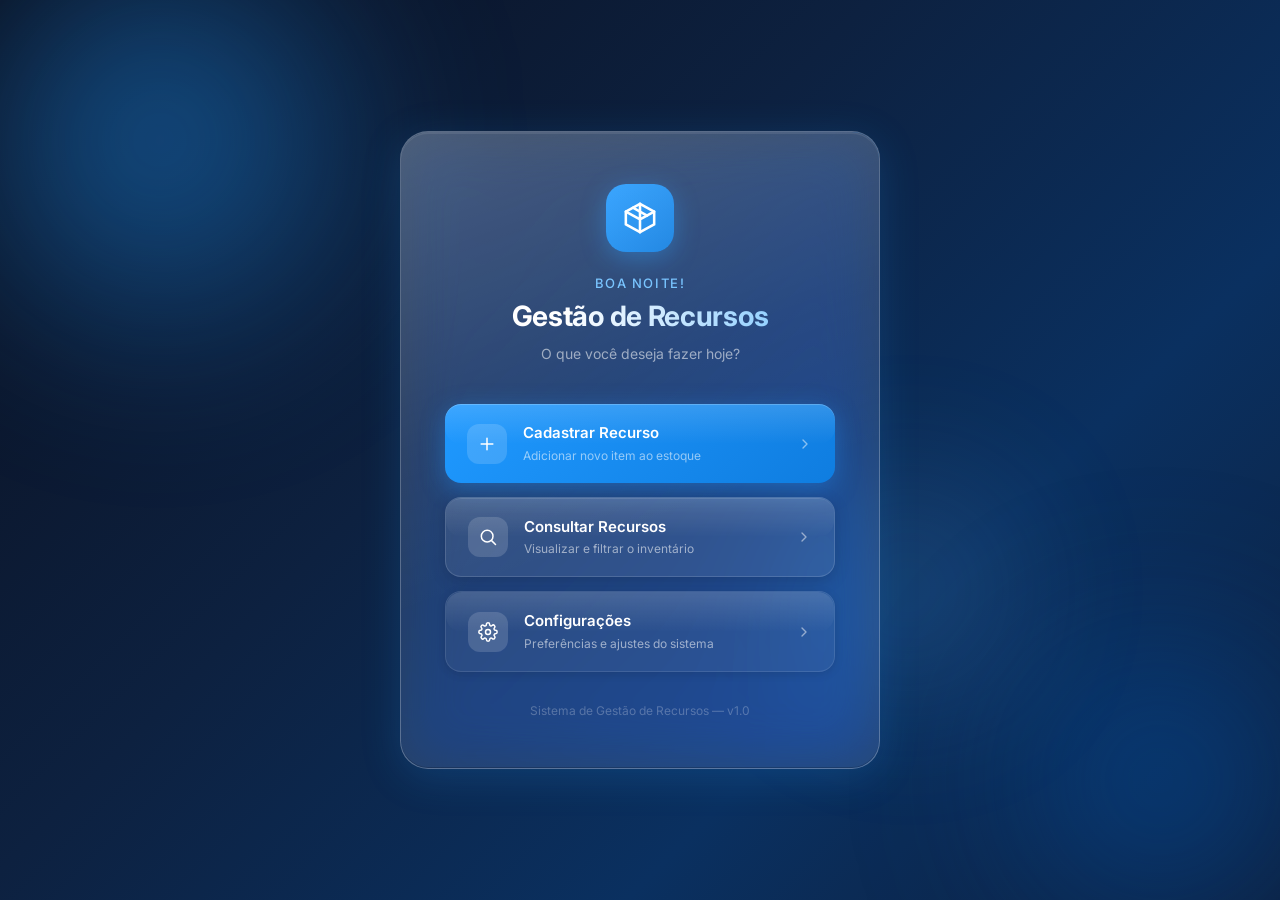
<file: index.html>
<!DOCTYPE html>
<html lang="pt-BR">

<head>
  <meta charset="UTF-8" />
  <meta name="viewport" content="width=device-width, initial-scale=1.0" />
  <title>Gestão de Recursos</title>
  <link rel="stylesheet" href="assets/css/main.css" />
</head>

<body class="home">

  <!-- Orbs de fundo -->
  <div class="bg-orb bg-orb--1"></div>
  <div class="bg-orb bg-orb--2"></div>
  <div class="bg-orb bg-orb--3"></div>

  <!-- Card principal -->
  <div class="card">
    <div class="card__header">
      <div class="logo-icon">
        <svg viewBox="0 0 24 24">
          <path d="M2 7.5 12 2l10 5.5v9L12 22 2 16.5v-9Z" />
          <path d="M12 2v20M2 7.5l10 5.5 10-5.5" />
          <path d="M7 4.75 17 10.25" />
        </svg>
      </div>
      <p class="card__greeting" data-greeting>Bem-vindo</p>
      <h1 class="card__title text-gradient">Gestão de Recursos</h1>
      <p class="card__subtitle">O que você deseja fazer hoje?</p>
    </div>

    <div class="btn-grid">
      <button class="btn btn--primary" data-route="cadastrar">
        <span class="btn__icon">
          <svg viewBox="0 0 24 24">
            <path d="M12 5v14M5 12h14" />
          </svg>
        </span>
        <span class="btn__text">
          <span class="btn__label">Cadastrar Recurso</span>
          <span class="btn__desc">Adicionar novo item ao estoque</span>
        </span>
        <svg class="btn__arrow" width="16" height="16" viewBox="0 0 24 24" fill="none" stroke="#fff" stroke-width="2"
          stroke-linecap="round" stroke-linejoin="round">
          <path d="M9 18l6-6-6-6" />
        </svg>
      </button>

      <button class="btn btn--secondary" data-route="consultar">
        <span class="btn__icon">
          <svg viewBox="0 0 24 24">
            <circle cx="11" cy="11" r="7" />
            <path d="M21 21l-4.35-4.35" />
          </svg>
        </span>
        <span class="btn__text">
          <span class="btn__label">Consultar Recursos</span>
          <span class="btn__desc">Visualizar e filtrar o inventário</span>
        </span>
        <svg class="btn__arrow" width="16" height="16" viewBox="0 0 24 24" fill="none" stroke="#fff" stroke-width="2"
          stroke-linecap="round" stroke-linejoin="round">
          <path d="M9 18l6-6-6-6" />
        </svg>
      </button>

      <button class="btn btn--ghost" data-route="configuracoes">
        <span class="btn__icon">
          <svg viewBox="0 0 24 24">
            <circle cx="12" cy="12" r="3" />
            <path
              d="M19.4 15a1.65 1.65 0 0 0 .33 1.82l.06.06a2 2 0 0 1-2.83 2.83l-.06-.06a1.65 1.65 0 0 0-1.82-.33 1.65 1.65 0 0 0-1 1.51V21a2 2 0 0 1-4 0v-.09A1.65 1.65 0 0 0 9 19.4a1.65 1.65 0 0 0-1.82.33l-.06.06a2 2 0 0 1-2.83-2.83l.06-.06A1.65 1.65 0 0 0 4.68 15a1.65 1.65 0 0 0-1.51-1H3a2 2 0 0 1 0-4h.09A1.65 1.65 0 0 0 4.6 9a1.65 1.65 0 0 0-.33-1.82l-.06-.06a2 2 0 0 1 2.83-2.83l.06.06A1.65 1.65 0 0 0 9 4.68a1.65 1.65 0 0 0 1-1.51V3a2 2 0 0 1 4 0v.09a1.65 1.65 0 0 0 1 1.51 1.65 1.65 0 0 0 1.82-.33l.06-.06a2 2 0 0 1 2.83 2.83l-.06.06A1.65 1.65 0 0 0 19.4 9a1.65 1.65 0 0 0 1.51 1H21a2 2 0 0 1 0 4h-.09a1.65 1.65 0 0 0-1.51 1Z" />
          </svg>
        </span>
        <span class="btn__text">
          <span class="btn__label">Configurações</span>
          <span class="btn__desc">Preferências e ajustes do sistema</span>
        </span>
        <svg class="btn__arrow" width="16" height="16" viewBox="0 0 24 24" fill="none" stroke="#fff" stroke-width="2"
          stroke-linecap="round" stroke-linejoin="round">
          <path d="M9 18l6-6-6-6" />
        </svg>
      </button>
    </div>

    <div class="card__footer">
      Sistema de Gestão de Recursos &mdash; v1.0
    </div>
  </div>

  <script type="module" src="assets/js/main.js"></script>
</body>

</html>
</file>
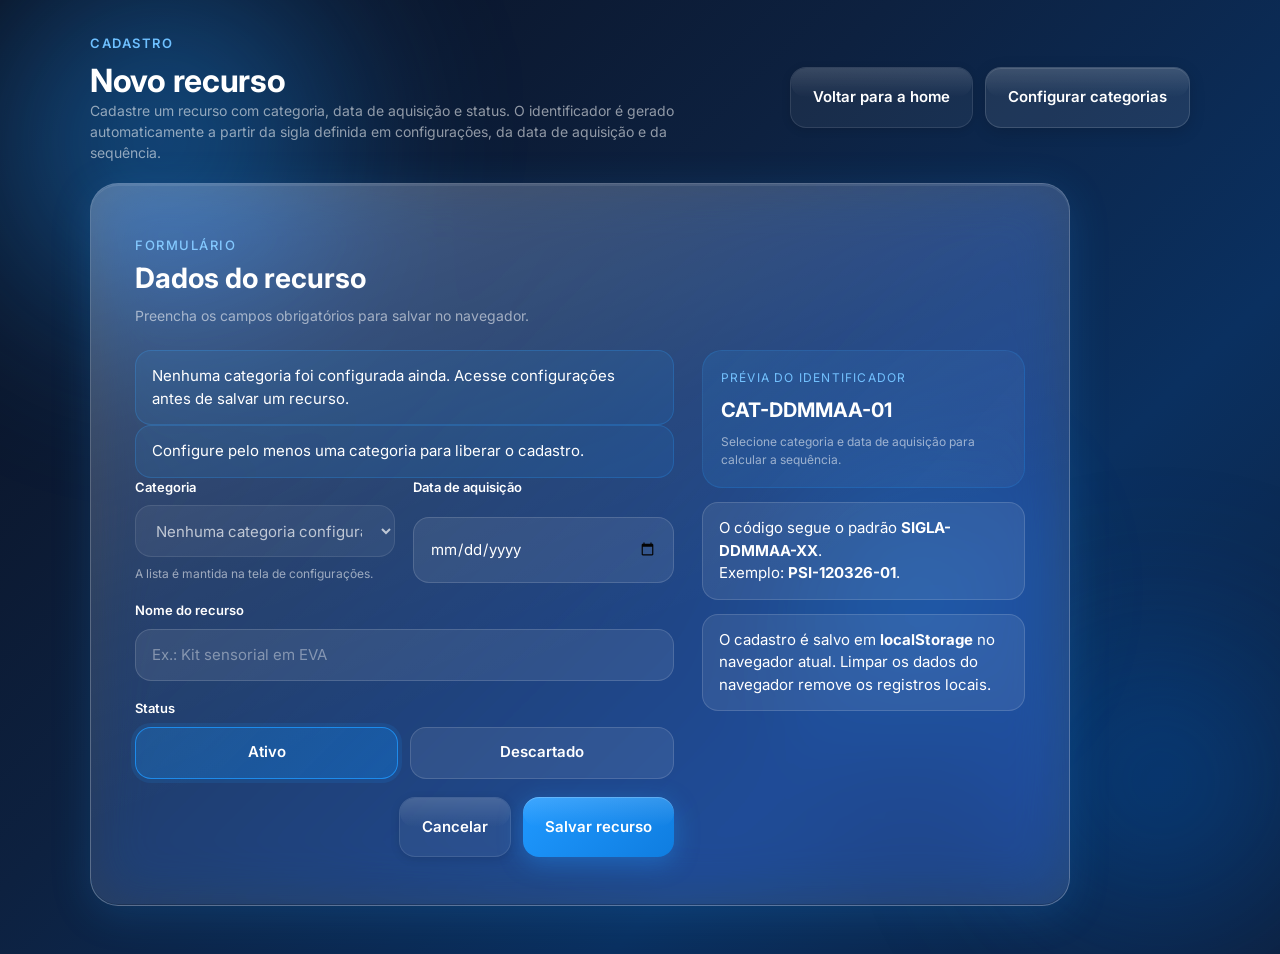
<file: pages/cadastrar.html>
<!DOCTYPE html>
<html lang="pt-BR">
<head>
  <meta charset="UTF-8" />
  <meta name="viewport" content="width=device-width, initial-scale=1.0" />
  <title>Cadastrar Recurso | Gestão de Recursos</title>
  <link rel="stylesheet" href="../assets/css/main.css" />
</head>
<body class="cadastrar-page">
  <div class="bg-orb bg-orb--1"></div>
  <div class="bg-orb bg-orb--2"></div>
  <div class="bg-orb bg-orb--3"></div>

  <main class="page-shell">
    <section class="page-head">
      <div>
        <span class="page-head__eyebrow">Cadastro</span>
        <h1 class="page-head__title text-gradient">Novo recurso</h1>
        <p class="page-head__subtitle">Cadastre um recurso com categoria, data de aquisição e status. O identificador é gerado automaticamente a partir da sigla definida em configurações, da data de aquisição e da sequência.</p>
      </div>
      <div class="page-actions">
        <button type="button" class="btn btn--ghost btn--auto" data-route="home">
          <span class="btn__label">Voltar para a home</span>
        </button>
        <button type="button" class="btn btn--secondary btn--auto" data-route="configuracoes">
          <span class="btn__label">Configurar categorias</span>
        </button>
      </div>
    </section>

    <section class="card card--wide">
      <div class="card__header">
        <p class="card__greeting">Formulário</p>
        <h2 class="card__title">Dados do recurso</h2>
        <p class="card__subtitle">Preencha os campos obrigatórios para salvar no navegador.</p>
      </div>

      <div class="cadastrar-page__content">
        <div>
          <div class="notice notice--info" data-category-warning hidden>
            Nenhuma categoria foi configurada ainda. Acesse configurações antes de salvar um recurso.
          </div>

          <div class="notice notice--info" data-form-feedback hidden></div>

          <form class="form" data-resource-form>
            <div class="form__grid">
              <div class="form__field">
                <label class="form__label" for="categoryId">Categoria</label>
                <select class="form__select" id="categoryId" name="categoryId" data-category-select required>
                  <option value="">Carregando categorias...</option>
                </select>
                <p class="form__hint">A lista é mantida na tela de configurações.</p>
              </div>

              <div class="form__field">
                <label class="form__label" for="acquisitionDate">Data de aquisição</label>
                <input class="form__control" id="acquisitionDate" name="acquisitionDate" type="date" required />
              </div>

              <div class="form__field form__field--full">
                <label class="form__label" for="name">Nome do recurso</label>
                <input class="form__control" id="name" name="name" type="text" maxlength="120" placeholder="Ex.: Kit sensorial em EVA" required />
              </div>

              <div class="form__field form__field--full">
                <span class="form__label">Status</span>
                <div class="choice-group">
                  <label class="choice-card">
                    <input class="choice-card__input" type="radio" name="status" value="ativo" checked />
                    <span class="choice-card__label">Ativo</span>
                  </label>
                  <label class="choice-card">
                    <input class="choice-card__input" type="radio" name="status" value="descartado" />
                    <span class="choice-card__label">Descartado</span>
                  </label>
                </div>
              </div>
            </div>

            <div class="form__actions">
              <button type="button" class="btn btn--ghost btn--auto" data-route="home">
                <span class="btn__label">Cancelar</span>
              </button>
              <button type="submit" class="btn btn--primary btn--auto" data-submit-resource>
                <span class="btn__label">Salvar recurso</span>
              </button>
            </div>
          </form>
        </div>

        <aside class="cadastrar-page__aside">
          <div class="identifier-preview">
            <div class="identifier-preview__label">Prévia do identificador</div>
            <div class="identifier-preview__value" data-identifier-preview>CAT-DDMMAA-01</div>
            <div class="identifier-preview__meta" data-identifier-meta>Aguardando categoria para calcular a sequência.</div>
          </div>

          <div class="notice">
            O código segue o padrão <strong>SIGLA-DDMMAA-XX</strong>.<br />
            Exemplo: <strong>PSI-120326-01</strong>.
          </div>

          <div class="notice">
            O cadastro é salvo em <strong>localStorage</strong> no navegador atual. Limpar os dados do navegador remove os registros locais.
          </div>
        </aside>
      </div>
    </section>
  </main>

  <script type="module" src="../assets/js/main.js"></script>
</body>
</html>
</file>
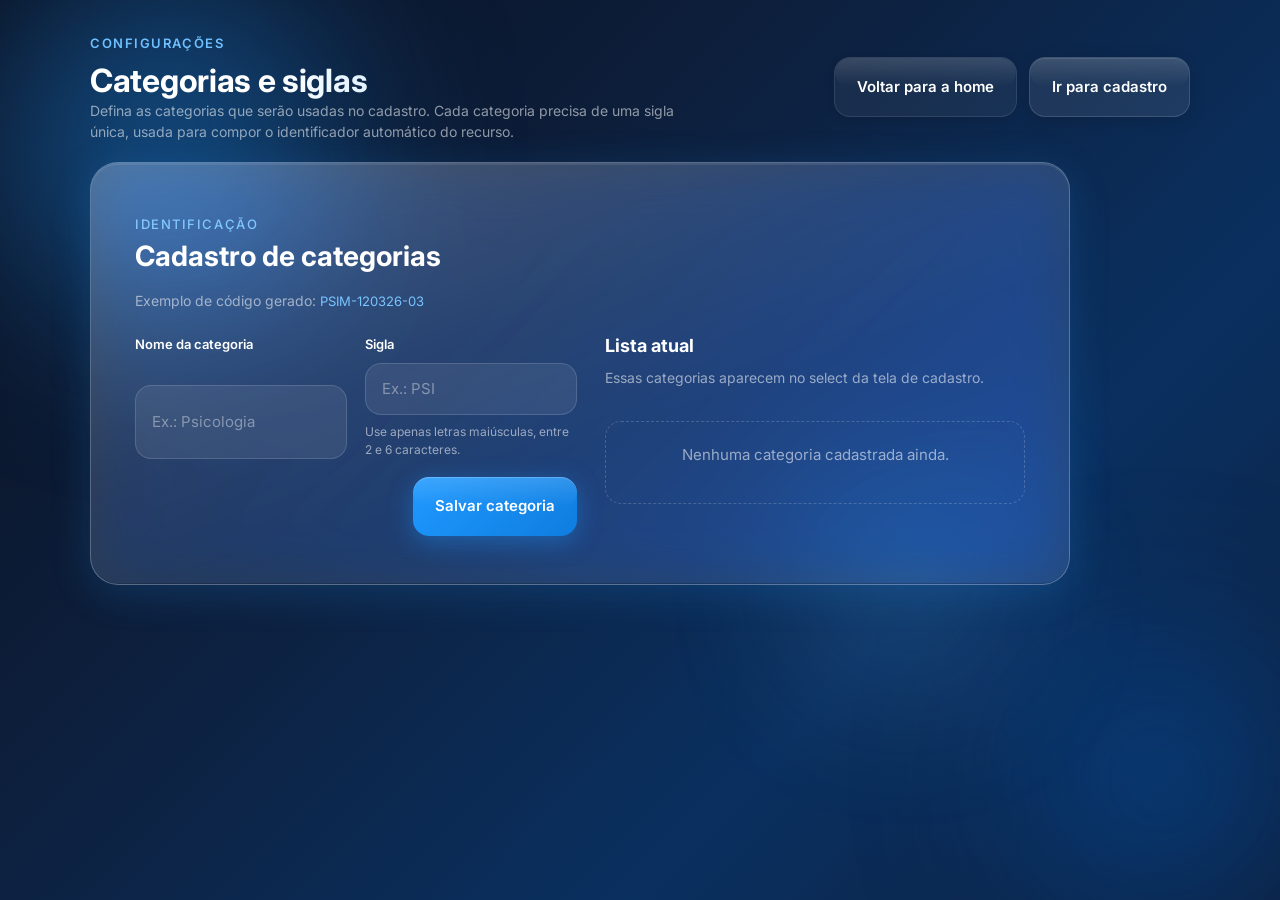
<file: pages/configuracoes.html>
<!DOCTYPE html>
<html lang="pt-BR">
<head>
  <meta charset="UTF-8" />
  <meta name="viewport" content="width=device-width, initial-scale=1.0" />
  <title>Configurações | Gestão de Recursos</title>
  <link rel="stylesheet" href="../assets/css/main.css" />
</head>
<body class="configuracoes-page">
  <div class="bg-orb bg-orb--1"></div>
  <div class="bg-orb bg-orb--2"></div>
  <div class="bg-orb bg-orb--3"></div>

  <main class="page-shell">
    <section class="page-head">
      <div>
        <span class="page-head__eyebrow">Configurações</span>
        <h1 class="page-head__title text-gradient">Categorias e siglas</h1>
        <p class="page-head__subtitle">Defina as categorias que serão usadas no cadastro. Cada categoria precisa de uma sigla única, usada para compor o identificador automático do recurso.</p>
      </div>
      <div class="page-actions">
        <button type="button" class="btn btn--ghost btn--auto" data-route="home">
          <span class="btn__label">Voltar para a home</span>
        </button>
        <button type="button" class="btn btn--secondary btn--auto" data-route="cadastrar">
          <span class="btn__label">Ir para cadastro</span>
        </button>
      </div>
    </section>

    <section class="card card--wide">
      <div class="card__header">
        <p class="card__greeting">Identificação</p>
        <h2 class="card__title">Cadastro de categorias</h2>
        <p class="card__subtitle">Exemplo de código gerado: <span class="code-example">PSIM-120326-03</span></p>
      </div>

      <div class="configuracoes-page__content">
        <div class="configuracoes-page__panel">
          <div class="notice notice--info" data-settings-feedback hidden></div>

          <form class="form" data-category-form>
            <div class="form__grid">
              <div class="form__field">
                <label class="form__label" for="categoryName">Nome da categoria</label>
                <input class="form__control" id="categoryName" type="text" maxlength="80" placeholder="Ex.: Psicologia" data-category-name required />
              </div>

              <div class="form__field">
                <label class="form__label" for="categoryCode">Sigla</label>
                <input class="form__control" id="categoryCode" type="text" maxlength="6" placeholder="Ex.: PSI" data-category-code required />
                <p class="form__hint">Use apenas letras maiúsculas, entre 2 e 6 caracteres.</p>
              </div>
            </div>

            <div class="form__actions">
              <button type="submit" class="btn btn--primary btn--auto">
                <span class="btn__label">Salvar categoria</span>
              </button>
            </div>
          </form>
        </div>

        <aside class="configuracoes-page__panel">
          <div>
            <h3>Lista atual</h3>
            <p class="card__subtitle">Essas categorias aparecem no select da tela de cadastro.</p>
          </div>

          <div class="empty-state" data-category-empty>
            Nenhuma categoria cadastrada ainda.
          </div>

          <div class="data-list" data-category-list></div>
        </aside>
      </div>
    </section>
  </main>

  <script type="module" src="../assets/js/main.js"></script>
</body>
</html>
</file>
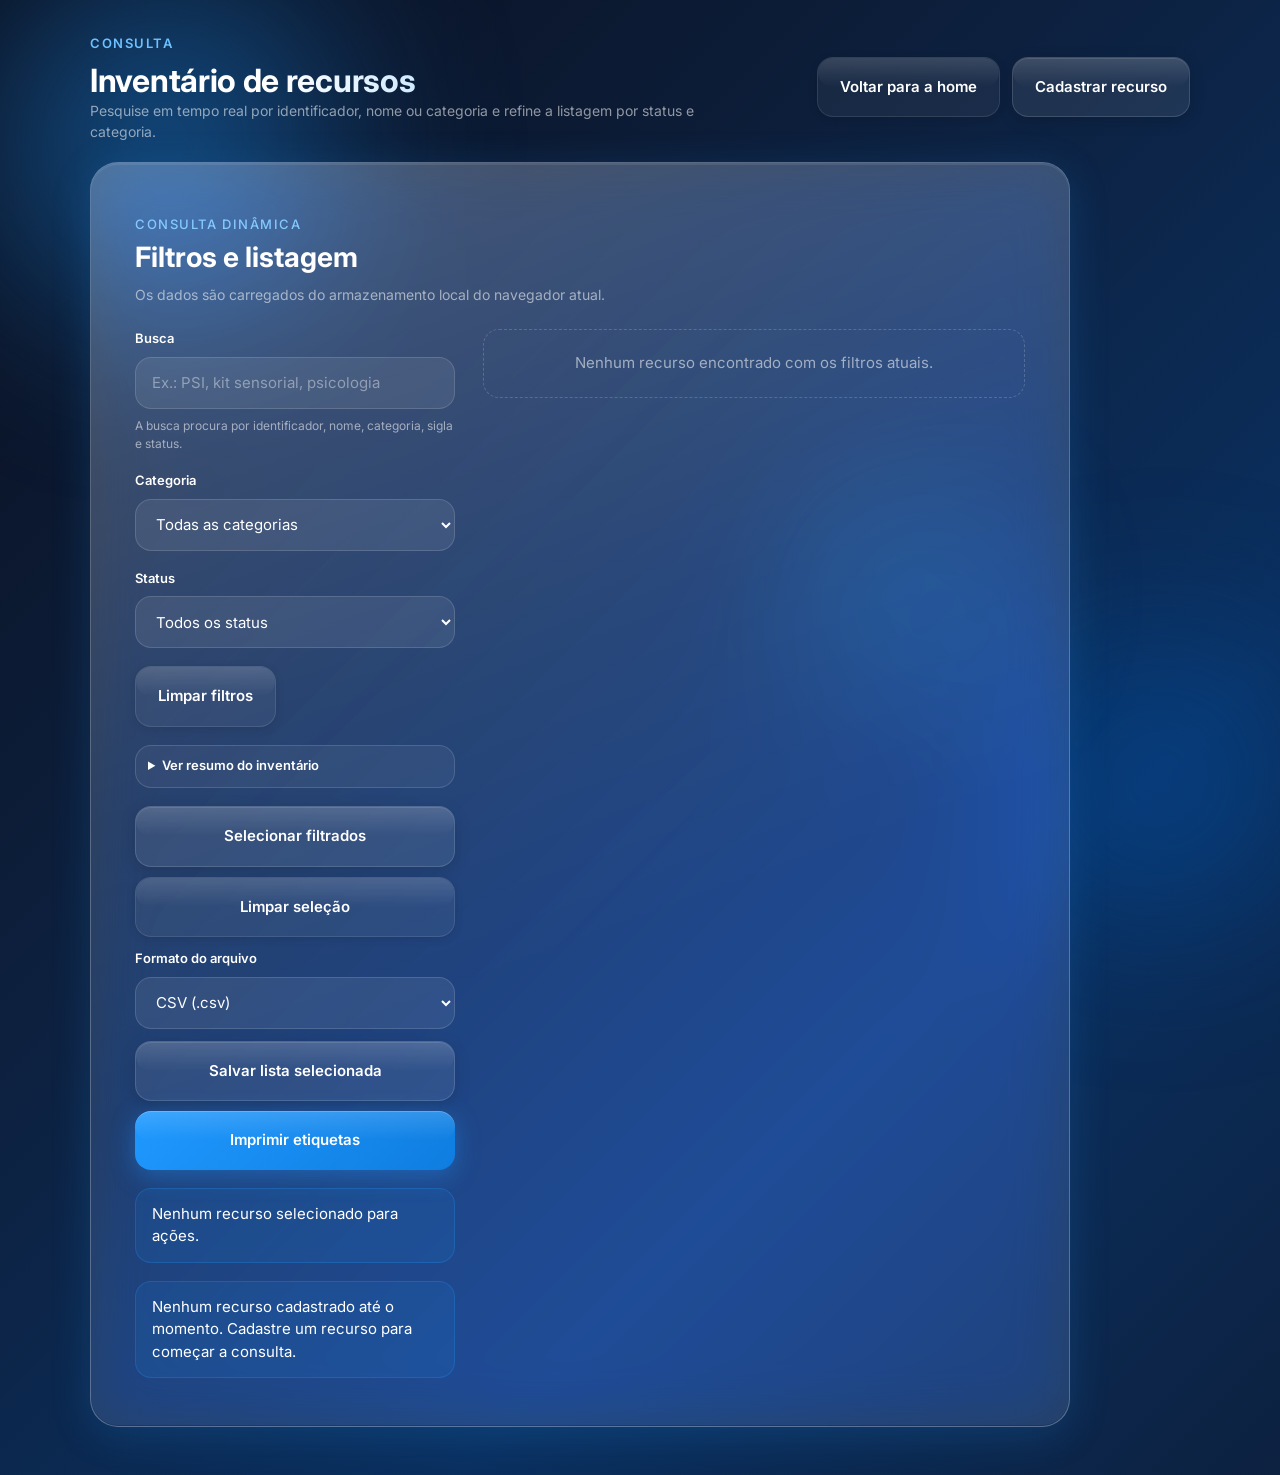
<file: pages/consultar.html>
<!DOCTYPE html>
<html lang="pt-BR">

<head>
  <meta charset="UTF-8" />
  <meta name="viewport" content="width=device-width, initial-scale=1.0" />
  <title>Consultar Recursos | Gestão de Recursos</title>
  <link rel="stylesheet" href="../assets/css/main.css" />
</head>

<body class="consultar-page">
  <div class="bg-orb bg-orb--1"></div>
  <div class="bg-orb bg-orb--2"></div>
  <div class="bg-orb bg-orb--3"></div>

  <main class="page-shell">
    <section class="page-head">
      <div>
        <span class="page-head__eyebrow">Consulta</span>
        <h1 class="page-head__title text-gradient">Inventário de recursos</h1>
        <p class="page-head__subtitle">Pesquise em tempo real por identificador, nome ou categoria e refine a listagem
          por status e categoria.</p>
      </div>
      <div class="page-actions">
        <button type="button" class="btn btn--ghost btn--auto" data-route="home">
          <span class="btn__label">Voltar para a home</span>
        </button>
        <button type="button" class="btn btn--secondary btn--auto" data-route="cadastrar">
          <span class="btn__label">Cadastrar recurso</span>
        </button>
      </div>
    </section>

    <section class="card card--wide">
      <div class="card__header consultar-page__header">
        <p class="card__greeting">Consulta dinâmica</p>
        <h2 class="card__title">Filtros e listagem</h2>
        <p class="card__subtitle">Os dados são carregados do armazenamento local do navegador atual.</p>
      </div>

      <div class="consultar-page__content">
        <aside class="consultar-page__filters">
          <form class="form" data-filter-form>
            <div class="form__field">
              <label class="form__label" for="search">Busca</label>
              <input class="form__control" id="search" name="search" type="search"
                placeholder="Ex.: PSI, kit sensorial, psicologia" data-search-input />
              <p class="form__hint">A busca procura por identificador, nome, categoria, sigla e status.</p>
            </div>

            <div class="form__field">
              <label class="form__label" for="categoryFilter">Categoria</label>
              <select class="form__select" id="categoryFilter" name="categoryId" data-category-filter>
                <option value="">Todas as categorias</option>
              </select>
            </div>

            <div class="form__field">
              <label class="form__label" for="statusFilter">Status</label>
              <select class="form__select" id="statusFilter" name="status" data-status-filter>
                <option value="">Todos os status</option>
                <option value="ativo">Ativo</option>
                <option value="descartado">Descartado</option>
              </select>
            </div>

            <div class="form__actions consultar-page__filter-actions">
              <button type="button" class="btn btn--ghost btn--auto" data-clear-filters>
                <span class="btn__label">Limpar filtros</span>
              </button>
            </div>
          </form>

          <details class="consultar-page__metrics-panel">
            <summary>Ver resumo do inventário</summary>
            <section class="consultar-page__metrics consultar-page__metrics--compact" data-metrics>
              <article class="metric-card">
                <span class="metric-card__label">Total de recursos</span>
                <strong class="metric-card__value" data-total-count>0</strong>
              </article>

              <article class="metric-card">
                <span class="metric-card__label">Ativos</span>
                <strong class="metric-card__value" data-active-count>0</strong>
              </article>

              <article class="metric-card">
                <span class="metric-card__label">Descartados</span>
                <strong class="metric-card__value" data-discarded-count>0</strong>
              </article>
            </section>
          </details>

          <div class="consultar-page__selection-actions">
            <button type="button" class="btn btn--secondary btn--auto" data-select-filtered>
              <span class="btn__label">Selecionar filtrados</span>
            </button>
            <button type="button" class="btn btn--ghost btn--auto" data-clear-selection>
              <span class="btn__label">Limpar seleção</span>
            </button>
            <div class="form__field consultar-page__export-field">
              <label class="form__label" for="exportFormat">Formato do arquivo</label>
              <select class="form__select" id="exportFormat" data-export-format>
                <option value="csv">CSV (.csv)</option>
                <option value="xlsx">Excel (.xlsx)</option>
              </select>
            </div>
            <button type="button" class="btn btn--secondary btn--auto" data-export-selected disabled>
              <span class="btn__label">Salvar lista selecionada</span>
            </button>
            <button type="button" class="btn btn--primary btn--auto" data-print-labels disabled>
              <span class="btn__label">Imprimir etiquetas</span>
            </button>
          </div>

          <div class="notice notice--info" data-selection-summary>
            Nenhum recurso selecionado para ações.
          </div>

          <div class="notice notice--info" data-result-summary>
            Nenhum recurso cadastrado até o momento.
          </div>
        </aside>

        <div class="consultar-page__results">
          <div class="empty-state" data-empty-state hidden>
            Nenhum recurso encontrado com os filtros atuais.
          </div>

          <div class="data-list consultar-page__list" data-resource-list></div>
        </div>
      </div>
    </section>
  </main>

  <script type="module" src="../assets/js/main.js"></script>
</body>

</html>
</file>
<file: assets/css/main.css>
/* ─────────────────────────────────────────────
   main.css — ponto de entrada de todos os estilos
   Ordem: base → layout → componentes → páginas
   ───────────────────────────────────────────── */

/* Base */
@import './base/variables.css';
@import './base/reset.css';
@import './base/typography.css';

/* Layout */
@import './layout/background.css';
@import './layout/page-shell.css';

/* Componentes */
@import './components/card.css';
@import './components/buttons.css';
@import './components/forms.css';
@import './components/notice.css';

/* Páginas */
@import './pages/home.css';
@import './pages/cadastrar.css';
@import './pages/consultar.css';
@import './pages/configuracoes.css';
</file>
